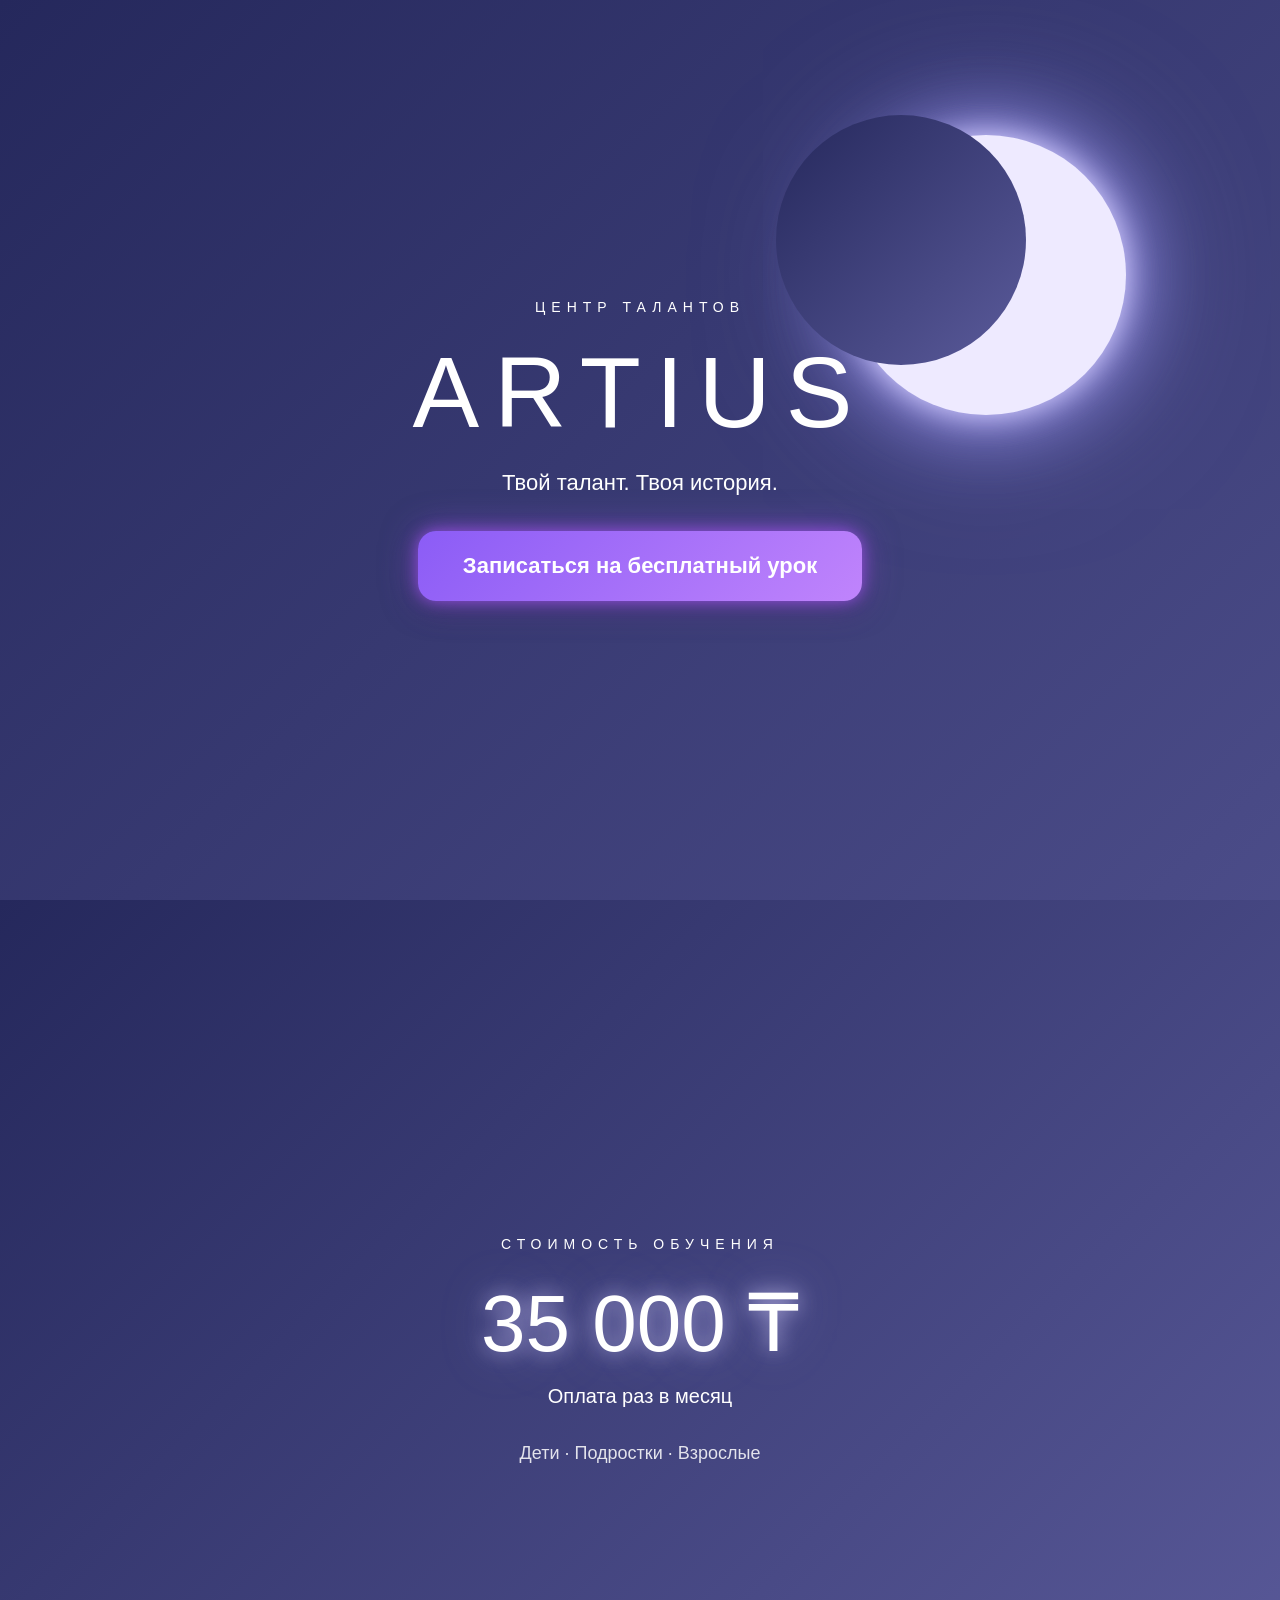
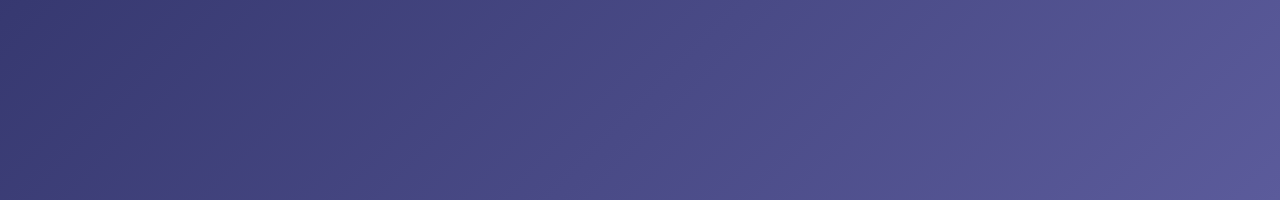
<file: index.html>
<!DOCTYPE html>
<html>

<head>
    <title>Artius - Центр талантов</title>
    <link rel="stylesheet" href="style.css">
    <link rel="icon" type="image/png" href="favicon.png">
</head>

<body>

    <main class="hero">

        <div class="moon"></div>

        <div class="hero-content">

            <p class="subtitle">ЦЕНТР ТАЛАНТОВ</p>

            <h1>ARTIUS</h1>

            <p class="slogan">Твой талант. Твоя история.</p>

            <button class="cta-button" onclick="window.location.href='signup.html'">
                Записаться на бесплатный урок
            </button>

        </div>

    </main>
     
    <section class="price-section">

        <p class="price-subtitle">СТОИМОСТЬ ОБУЧЕНИЯ</p>

        <h2>35 000 ₸</h2>

        <p class="price-text">Оплата раз в месяц</p>

        <p class="price-for">Дети · Подростки · Взрослые</p>

    </section>

</body>

</html>
</file>
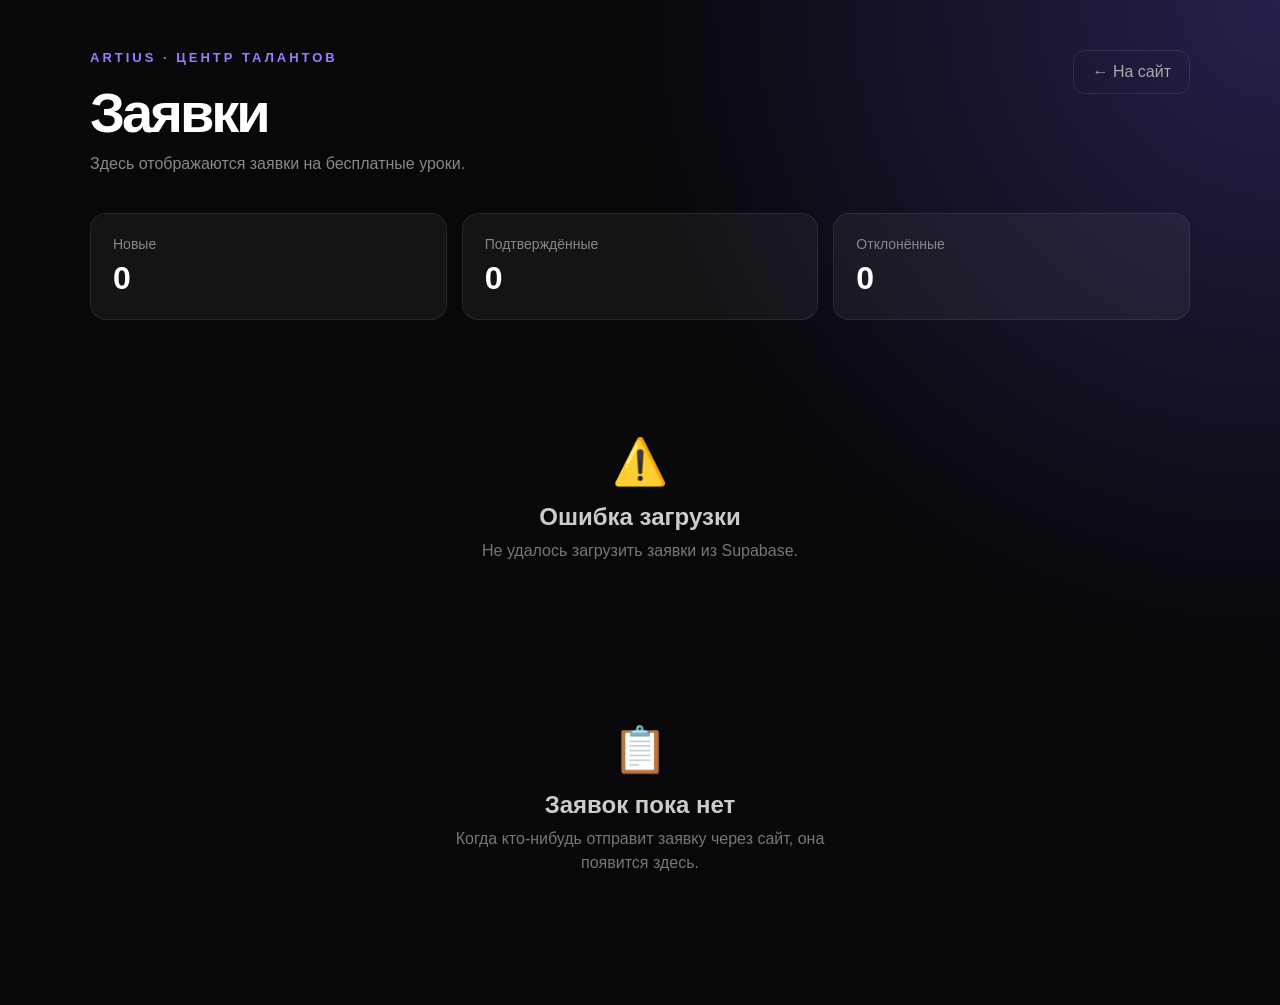
<file: admin.html>
<!DOCTYPE html>
<html lang="ru">

<head>

    <link rel="manifest" href="manifest.json">
<meta name="theme-color" content="#25285c">

    <meta charset="UTF-8">

    <meta name="viewport" content="width=device-width, initial-scale=1.0">

    <title>Artius — Админ-панель</title>

    <style>

        * {
            margin: 0;
            padding: 0;
            box-sizing: border-box;
        }


        body {
            min-height: 100vh;
            background:
                radial-gradient(circle at top right, #25204a, transparent 40%),
                #08080b;

            color: white;
            font-family: Arial, sans-serif;
        }


        .admin-page {
            min-height: 100vh;
            padding: 50px 20px;
        }


        .admin-container {
            width: 100%;
            max-width: 1100px;
            margin: 0 auto;
        }


        /* ШАПКА */

        .admin-header {
            display: flex;
            justify-content: space-between;
            align-items: flex-start;
            gap: 30px;
            margin-bottom: 40px;
        }


        .admin-subtitle {
            color: #9d7cff;
            font-size: 13px;
            font-weight: 700;
            letter-spacing: 3px;
            margin-bottom: 15px;
        }


        .admin-header h1 {
            font-size: 56px;
            letter-spacing: -3px;
            margin-bottom: 10px;
        }


        .admin-description {
            color: #888;
            font-size: 16px;
        }


        .admin-back {
            color: #aaa;
            text-decoration: none;
            padding: 12px 18px;
            border: 1px solid rgba(255,255,255,0.1);
            border-radius: 12px;
        }


        .admin-back:hover {
            color: white;
            border-color: rgba(255,255,255,0.3);
        }


        /* СТАТИСТИКА */

        .admin-stats {
            display: grid;
            grid-template-columns: repeat(3, 1fr);
            gap: 15px;
            margin-bottom: 35px;
        }


        .stat-card {
            padding: 22px;
            border-radius: 16px;
            background: rgba(255,255,255,0.05);
            border: 1px solid rgba(255,255,255,0.08);
        }


        .stat-card span {
            display: block;
            color: #888;
            font-size: 14px;
            margin-bottom: 8px;
        }


        .stat-card strong {
            font-size: 32px;
        }


        /* ЗАЯВКИ */

        .applications {
            display: flex;
            flex-direction: column;
            gap: 18px;
        }


        .application-card {
            padding: 25px;
            border-radius: 18px;
            background: rgba(255,255,255,0.045);
            border: 1px solid rgba(255,255,255,0.08);
        }


        .application-top {
            display: flex;
            justify-content: space-between;
            align-items: flex-start;
            gap: 20px;
            margin-bottom: 25px;
        }


        .application-top h2 {
            margin-top: 10px;
            font-size: 25px;
        }


        .application-id {
            color: #555;
            font-size: 12px;
        }


        /* СТАТУС */

        .status {
            display: inline-block;
            padding: 6px 10px;
            border-radius: 8px;
            font-size: 12px;
            font-weight: 700;
        }


        .status-new {
            background: rgba(255,190,50,0.12);
            color: #ffc14d;
        }


        .status-confirmed {
            background: rgba(70,220,130,0.12);
            color: #55df8a;
        }


        .status-rejected {
            background: rgba(255,80,90,0.12);
            color: #ff6872;
        }


        /* ИНФОРМАЦИЯ */

        .application-info {
            display: grid;
            grid-template-columns: repeat(2, 1fr);
            gap: 18px;
            margin-bottom: 20px;
        }


        .info-item {
            display: flex;
            flex-direction: column;
            gap: 5px;
        }


        .info-label {
            color: #777;
            font-size: 12px;
        }


        .info-item strong {
            font-size: 15px;
        }


        /* КОММЕНТАРИЙ */

        .application-comment {
            padding: 15px;
            margin-bottom: 20px;
            border-radius: 12px;
            background: rgba(255,255,255,0.035);
        }


        .application-comment span {
            color: #777;
            font-size: 12px;
        }


        .application-comment p {
            margin-top: 6px;
            color: #ddd;
        }


        /* КНОПКИ */

        .application-actions {
            display: flex;
            gap: 10px;
            flex-wrap: wrap;
        }


        .application-actions a,
        .application-actions button {
            padding: 12px 16px;
            border-radius: 11px;
            font-size: 14px;
            font-weight: 700;
            cursor: pointer;
            text-decoration: none;
            border: none;
            transition: 0.2s;
        }


        .whatsapp-button {
            background: #25d366;
            color: white;
        }


        .whatsapp-button:hover {
            transform: translateY(-2px);
        }


        .confirm-button {
            background: rgba(70,220,130,0.12);
            color: #55df8a;
            border: 1px solid rgba(70,220,130,0.2) !important;
        }


        .confirm-button:hover {
            background: rgba(70,220,130,0.2);
        }


        .reject-button {
            background: rgba(255,80,90,0.10);
            color: #ff6872;
            border: 1px solid rgba(255,80,90,0.2) !important;
        }


        .reject-button:hover {
            background: rgba(255,80,90,0.18);
        }


        /* ЕСЛИ ЗАЯВОК НЕТ */

        .empty-state {
            text-align: center;
            padding: 80px 20px;
            color: #777;
        }


        .empty-icon {
            font-size: 45px;
            margin-bottom: 15px;
        }


        .empty-state h2 {
            color: #ccc;
            margin-bottom: 8px;
        }


        .empty-state p {
            max-width: 400px;
            margin: 0 auto;
            line-height: 1.5;
        }


        /* ТЕЛЕФОН */

        @media (max-width: 700px) {

            .admin-page {
                padding: 35px 15px;
            }


            .admin-header {
                flex-direction: column;
            }


            .admin-header h1 {
                font-size: 45px;
            }


            .admin-stats {
                grid-template-columns: 1fr;
            }


            .application-info {
                grid-template-columns: 1fr;
            }


            .application-actions {
                flex-direction: column;
            }


            .application-actions a,
            .application-actions button {
                width: 100%;
                text-align: center;
            }

        }

    </style>

</head>


<body>


    <main class="admin-page">


        <div class="admin-container">


            <!-- ШАПКА -->

            <header class="admin-header">

                <div>

                    <p class="admin-subtitle">
                        ARTIUS · ЦЕНТР ТАЛАНТОВ
                    </p>

                    <h1>
                        Заявки
                    </h1>

                    <p class="admin-description">
                        Здесь отображаются заявки на бесплатные уроки.
                    </p>

                </div>


                <a
                    href="index.html"
                    class="admin-back"
                >
                    ← На сайт
                </a>

            </header>


            <!-- СТАТИСТИКА -->

            <section class="admin-stats">


                <div class="stat-card">

                    <span>
                        Новые
                    </span>

                    <strong id="newCount">
                        0
                    </strong>

                </div>


                <div class="stat-card">

                    <span>
                        Подтверждённые
                    </span>

                    <strong id="confirmedCount">
                        0
                    </strong>

                </div>


                <div class="stat-card">

                    <span>
                        Отклонённые
                    </span>

                    <strong id="rejectedCount">
                        0
                    </strong>

                </div>


            </section>


            <!-- ЗАЯВКИ -->

            <section
                class="applications"
                id="applications"
            ></section>


            <!-- НЕТ ЗАЯВОК -->

            <div
                class="empty-state"
                id="emptyState"
            >

                <div class="empty-icon">
                    📋
                </div>

                <h2>
                    Заявок пока нет
                </h2>

                <p>
                    Когда кто-нибудь отправит заявку
                    через сайт, она появится здесь.
                </p>

            </div>


        </div>


    </main>


    <script>


        const SUPABASE_URL =
            "https://udchymsnuxhwhnjcheuz.supabase.co";


        const SUPABASE_KEY =
            "sb_publishable_I1t8tO1sDu6nfaU6iF4rqg_d6jf0wpZ";


        let applications = [];


        // =========================
        // ЗАГРУЗКА ЗАЯВОК
        // =========================

        async function loadApplications() {


            try {


                const response = await fetch(

                    `${SUPABASE_URL}/rest/v1/applications?select=*&order=created_at.desc`,

                    {

                        method: "GET",

                        headers: {

                            "apikey": SUPABASE_KEY,

                            "Authorization":
                                `Bearer ${SUPABASE_KEY}`

                        }

                    }

                );


                if (!response.ok) {


                    const error =
                        await response.text();


                    console.error(error);


                    throw new Error(
                        "Ошибка загрузки"
                    );

                }


                applications =
                    await response.json();


                renderApplications();


            } catch (error) {


                console.error(error);


                document.getElementById(
                    "applications"
                ).innerHTML = `

                    <div class="empty-state">

                        <div class="empty-icon">
                            ⚠️
                        </div>

                        <h2>
                            Ошибка загрузки
                        </h2>

                        <p>
                            Не удалось загрузить заявки
                            из Supabase.
                        </p>

                    </div>

                `;

            }

        }


        // =========================
        // ИЗМЕНЕНИЕ СТАТУСА
        // =========================

        async function changeStatus(
            id,
            status
        ) {


            try {


                const response = await fetch(

                    `${SUPABASE_URL}/rest/v1/applications?id=eq.${id}`,

                    {

                        method: "PATCH",

                        headers: {

                            "apikey": SUPABASE_KEY,

                            "Authorization":
                                `Bearer ${SUPABASE_KEY}`,

                            "Content-Type":
                                "application/json",

                            "Prefer":
                                "return=minimal"

                        },


                        body: JSON.stringify({

                            status: status

                        })

                    }

                );


                if (!response.ok) {


                    const error =
                        await response.text();


                    console.error(error);


                    alert(
                        "Не удалось изменить статус."
                    );


                    return;

                }


                await loadApplications();


            } catch (error) {


                console.error(error);


                alert(
                    "Произошла ошибка."
                );

            }

        }


        // =========================
        // WHATSAPP
        // =========================

        function getWhatsAppNumber(phone) {


            let digits =
                phone.replace(/\D/g, "");


            if (
                digits.startsWith("8")
                &&
                digits.length === 11
            ) {

                digits =
                    "7" +
                    digits.slice(1);

            }


            if (
                digits.length === 10
                &&
                digits.startsWith("7")
            ) {

                digits =
                    "7" +
                    digits;

            }


            return digits;

        }


        // =========================
        // ЗАЩИТА HTML
        // =========================

        function escapeHtml(text) {


            if (!text) return "";


            return String(text)

                .replace(
                    /&/g,
                    "&amp;"
                )

                .replace(
                    /</g,
                    "&lt;"
                )

                .replace(
                    />/g,
                    "&gt;"
                )

                .replace(
                    /"/g,
                    "&quot;"
                )

                .replace(
                    /'/g,
                    "&#039;"
                );

        }


        // =========================
        // ПОКАЗ ЗАЯВОК
        // =========================

        function renderApplications() {


            const container =
                document.getElementById(
                    "applications"
                );


            const emptyState =
                document.getElementById(
                    "emptyState"
                );


            if (!applications.length) {


                container.innerHTML = "";


                emptyState.style.display =
                    "block";


                updateStats();


                return;

            }


            emptyState.style.display =
                "none";


            applications.sort(
                (a, b) => {

                    const order = {

                        "Новая": 1,

                        "Подтверждена": 2,

                        "Отклонена": 3

                    };


                    return (
                        (order[a.status] || 4)
                        -
                        (order[b.status] || 4)
                    );

                }
            );


            container.innerHTML =
                applications.map(
                    application => {


                        let statusClass =
                            "status-new";


                        if (
                            application.status
                            ===
                            "Подтверждена"
                        ) {

                            statusClass =
                                "status-confirmed";

                        }


                        if (
                            application.status
                            ===
                            "Отклонена"
                        ) {

                            statusClass =
                                "status-rejected";

                        }


                        return `

                            <article
                                class="application-card"
                            >


                                <div
                                    class="application-top"
                                >

                                    <div>

                                        <span
                                            class="status ${statusClass}"
                                        >
                                            ${escapeHtml(
                                                application.status
                                                ||
                                                "Новая"
                                            )}
                                        </span>


                                        <h2>
                                            ${escapeHtml(
                                                application.name
                                            )}
                                        </h2>


                                        <span
                                            class="application-id"
                                        >
                                            Заявка №
                                            ${application.id}
                                        </span>

                                    </div>

                                </div>


                                <div
                                    class="application-info"
                                >


                                    <div
                                        class="info-item"
                                    >

                                        <span
                                            class="info-label"
                                        >
                                            Направление
                                        </span>

                                        <strong>
                                            ${escapeHtml(
                                                application.direction
                                            )}
                                        </strong>

                                    </div>


                                    <div
                                        class="info-item"
                                    >

                                        <span
                                            class="info-label"
                                        >
                                            Возраст
                                        </span>

                                        <strong>
                                            ${escapeHtml(
                                                application.age
                                            )}
                                        </strong>

                                    </div>


                                    <div
                                        class="info-item"
                                    >

                                        <span
                                            class="info-label"
                                        >
                                            Желаемая дата
                                        </span>

                                        <strong>
                                            ${escapeHtml(
                                                application.desired_date
                                            )}
                                        </strong>

                                    </div>


                                    <div
                                        class="info-item"
                                    >

                                        <span
                                            class="info-label"
                                        >
                                            Желаемое время
                                        </span>

                                        <strong>
                                            ${escapeHtml(
                                                application.desired_time
                                            )}
                                        </strong>

                                    </div>


                                    <div
                                        class="info-item"
                                    >

                                        <span
                                            class="info-label"
                                        >
                                            Телефон / WhatsApp
                                        </span>

                                        <strong>
                                            ${escapeHtml(
                                                application.phone
                                            )}
                                        </strong>

                                    </div>


                                </div>


                                ${
                                    application.comment
                                    ?
                                    `

                                    <div
                                        class="application-comment"
                                    >

                                        <span>
                                            Комментарий
                                        </span>

                                        <p>
                                            ${escapeHtml(
                                                application.comment
                                            )}
                                        </p>

                                    </div>

                                    `
                                    :
                                    ""
                                }


                                <div
                                    class="application-actions"
                                >


                                    <a
                                        class="whatsapp-button"
                                        href="https://wa.me/${getWhatsAppNumber(
                                            application.phone
                                        )}"
                                        target="_blank"
                                    >
                                        Написать в WhatsApp
                                    </a>


                                    <button
                                        class="confirm-button"
                                        onclick="changeStatus(
                                            ${application.id},
                                            'Подтверждена'
                                        )"
                                    >
                                        ✓ Подтвердить
                                    </button>


                                    <button
                                        class="reject-button"
                                        onclick="changeStatus(
                                            ${application.id},
                                            'Отклонена'
                                        )"
                                    >
                                        ✕ Отклонить
                                    </button>


                                </div>


                            </article>

                        `;

                    }
                ).join("");



            updateStats();

        }


        // =========================
        // СТАТИСТИКА
        // =========================

        function updateStats() {


            const newCount =
                applications.filter(
                    app =>
                        app.status === "Новая"
                ).length;


            const confirmedCount =
                applications.filter(
                    app =>
                        app.status ===
                        "Подтверждена"
                ).length;


            const rejectedCount =
                applications.filter(
                    app =>
                        app.status ===
                        "Отклонена"
                ).length;


            document.getElementById(
                "newCount"
            ).textContent =
                newCount;


            document.getElementById(
                "confirmedCount"
            ).textContent =
                confirmedCount;


            document.getElementById(
                "rejectedCount"
            ).textContent =
                rejectedCount;

        }


        // =========================
        // ЗАПУСК
        // =========================

        loadApplications();


        // Проверяем новые заявки
        // каждые 10 секунд

        setInterval(
            loadApplications,
            10000
        );


    </script>
<script>
    if ("serviceWorker" in navigator) {
        window.addEventListener("load", () => {
            navigator.serviceWorker.register("service-worker.js")
                .then(() => console.log("ARTIUS готов к установке"))
                .catch(error => console.error("Ошибка:", error));
        });
    }
</script>

</body>

</html>
</file>
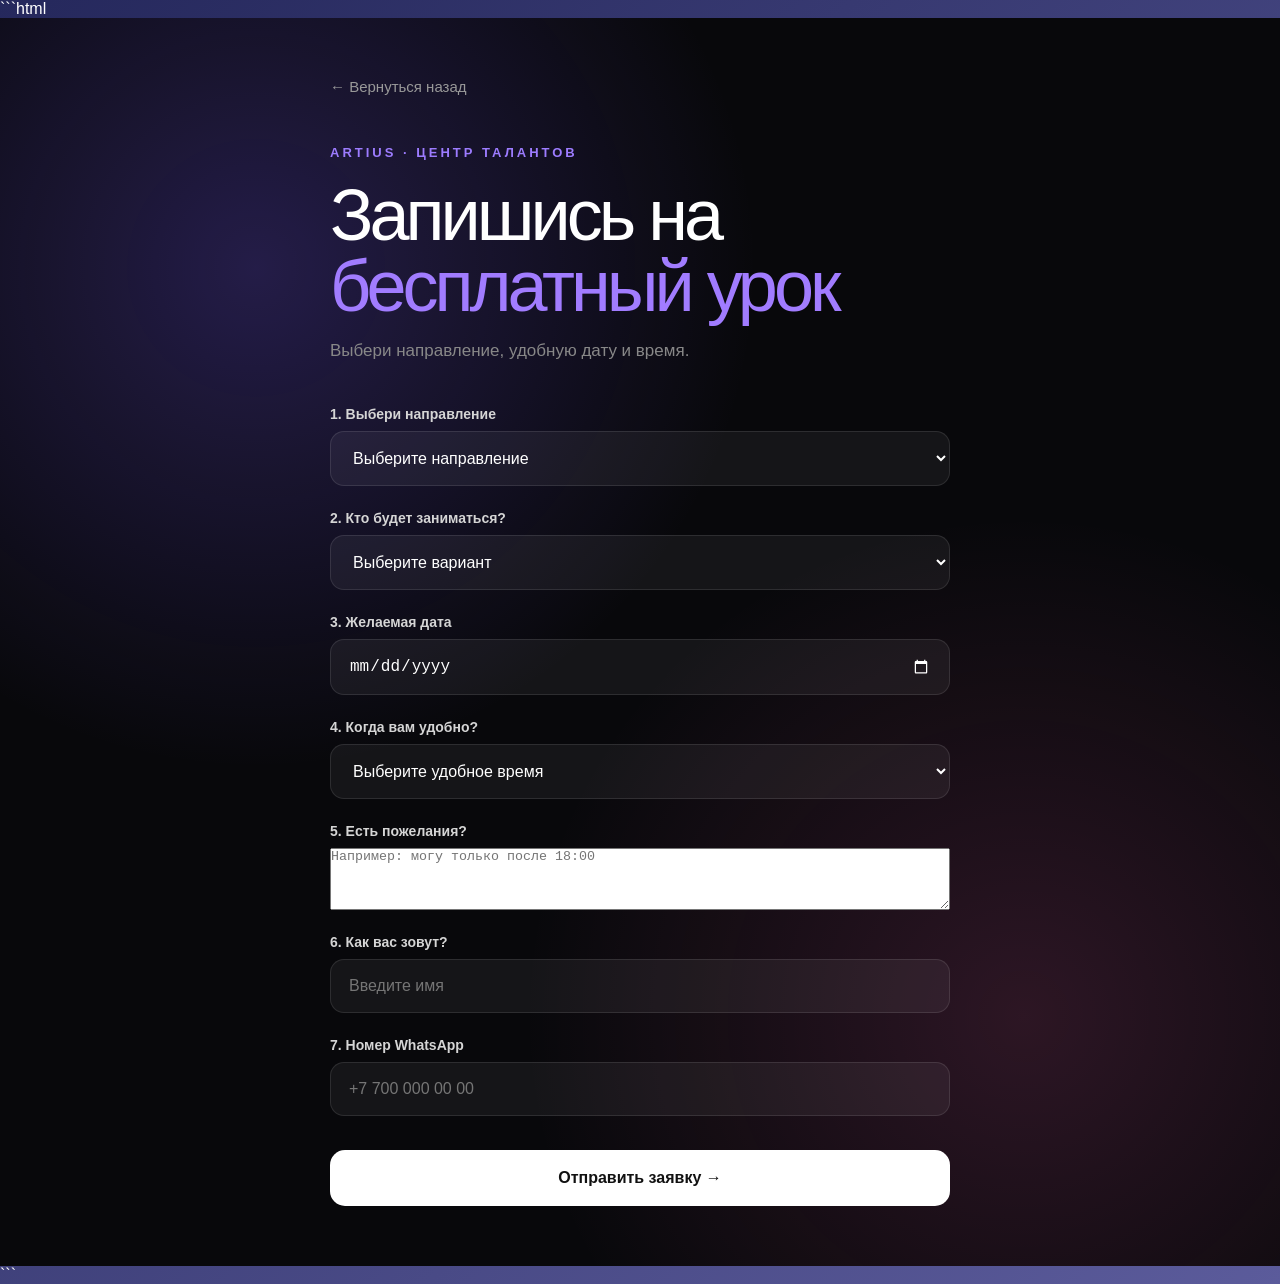
<file: signup.html>
```html
<!DOCTYPE html>
<html lang="ru">

<head>
    <meta charset="UTF-8">
    <meta name="viewport" content="width=device-width, initial-scale=1.0">
    <link rel="icon" type="image/png" href="favicon.png">

    <title>Запись на бесплатный урок — ARTIUS</title>

    <link rel="stylesheet" href="style.css">
</head>

<body>

    <main class="signup-page">

        <div class="signup-container">

            <a href="index.html" class="back-button">
                ← Вернуться назад
            </a>

            <p class="signup-subtitle">
                ARTIUS · ЦЕНТР ТАЛАНТОВ
            </p>

            <h1>
                Запишись на<br>
                <span>бесплатный урок</span>
            </h1>

            <p class="signup-description">
                Выбери направление, удобную дату и время.
            </p>


            <form class="signup-form">


                <!-- НАПРАВЛЕНИЕ -->

                <div class="form-group">

                    <label for="direction">
                        1. Выбери направление
                    </label>

                    <select id="direction" required>

                        <option value="" disabled selected>
                            Выберите направление
                        </option>

                        <option value="Вокал">
                            🎤 Вокал
                        </option>

                        <option value="Гитара">
                            🎸 Гитара
                        </option>

                        <option value="Фортепиано">
                            🎹 Фортепиано
                        </option>

                        <option value="Домбыра">
                            🪕 Домбыра
                        </option>

                    </select>

                </div>


                <!-- ВОЗРАСТ -->

                <div class="form-group">

                    <label for="age">
                        2. Кто будет заниматься?
                    </label>

                    <select id="age" required>

                        <option value="" disabled selected>
                            Выберите вариант
                        </option>

                        <option value="Ребёнок">
                            Ребёнок
                        </option>

                        <option value="Подросток">
                            Подросток
                        </option>

                        <option value="Взрослый">
                            Взрослый
                        </option>

                    </select>

                </div>


                <!-- ДАТА -->

                <div class="form-group">

                    <label for="date">
                        3. Желаемая дата
                    </label>

                    <input
                        type="date"
                        id="date"
                        required>

                </div>


                <!-- ВРЕМЯ -->

                <div class="form-group">

                    <label for="time">
                        4. Когда вам удобно?
                    </label>

                    <select id="time" required>

                        <option value="" disabled selected>
                            Выберите удобное время
                        </option>

                        <option value="Утро · 09:00–12:00">
                            🌅 Утро · 09:00–12:00
                        </option>

                        <option value="День · 12:00–17:00">
                            ☀️ День · 12:00–17:00
                        </option>

                        <option value="Вечер · 17:00–21:00">
                            🌙 Вечер · 17:00–21:00
                        </option>

                        <option value="Любое время">
                            ✨ Мне подходит любое время
                        </option>

                    </select>

                </div>


                <!-- ПОЖЕЛАНИЕ -->

                <div class="form-group">

                    <label for="comment">
                        5. Есть пожелания?
                    </label>

                    <textarea
                        id="comment"
                        rows="4"
                        placeholder="Например: могу только после 18:00"></textarea>

                </div>


                <!-- ИМЯ -->

                <div class="form-group">

                    <label for="name">
                        6. Как вас зовут?
                    </label>

                    <input
                        type="text"
                        id="name"
                        placeholder="Введите имя"
                        required>

                </div>


                <!-- WHATSAPP -->

                <div class="form-group">

                    <label for="phone">
                        7. Номер WhatsApp
                    </label>

                    <input
                        type="tel"
                        id="phone"
                        placeholder="+7 700 000 00 00"
                        required>

                </div>


                <!-- КНОПКА -->

                <button
                    type="submit"
                    class="signup-submit">

                    Отправить заявку →

                </button>

            </form>

        </div>

    </main>


<script>

    const SUPABASE_URL =
        "https://udchymsnuxhwhnjcheuz.supabase.co";

    const SUPABASE_KEY =
        "sb_publishable_I1t8tO1sDu6nfaU6iF4rqg_d6jf0wpZ";


    // ================================
    // ЗАПРЕЩАЕМ ПРОШЕДШИЕ ДАТЫ
    // ================================

    const dateInput =
        document.getElementById("date");

    const today =
        new Date();

    const year =
        today.getFullYear();

    const month =
        String(today.getMonth() + 1)
            .padStart(2, "0");

    const day =
        String(today.getDate())
            .padStart(2, "0");

    dateInput.min =
        `${year}-${month}-${day}`;


    // ================================
    // ФОРМА
    // ================================

    const form =
        document.querySelector(".signup-form");


    form.addEventListener(
        "submit",
        async function(event) {

            event.preventDefault();


            const direction =
                document.getElementById("direction").value;

            const age =
                document.getElementById("age").value;

            const date =
                document.getElementById("date").value;

            const time =
                document.getElementById("time").value;

            const comment =
                document.getElementById("comment").value;

            const name =
                document.getElementById("name").value;

            const phone =
                document.getElementById("phone").value;


            // ================================
            // ОТПРАВКА В SUPABASE
            // ================================

            try {

                const response =
                    await fetch(
                        `${SUPABASE_URL}/rest/v1/applications`,
                        {
                            method: "POST",

                            headers: {

                                "Content-Type":
                                    "application/json",

                                "apikey":
                                    SUPABASE_KEY,

                                "Authorization":
                                    `Bearer ${SUPABASE_KEY}`,

                                "Prefer":
                                    "return=minimal"

                            },

                            body: JSON.stringify({

                                direction: direction,

                                age: age,

                                desired_date: date,

                                desired_time: time,

                                comment: comment,

                                name: name,

                                phone: phone,

                                status: "Новая"

                            })

                        }
                    );


                // Проверяем результат

                if (!response.ok) {

                    const error =
                        await response.text();

                    console.error(error);

                    alert(
                        "Не удалось отправить заявку. " +
                        "Попробуйте ещё раз."
                    );

                    return;

                }


                // Успешно

                alert(
                    "Заявка отправлена! " +
                    "Айым свяжется с вами в WhatsApp " +
                    "для подтверждения."
                );


                form.reset();


            } catch (error) {

                console.error(error);

                alert(
                    "Ошибка соединения с сервером."
                );

            }

        }
    );

</script>

</body>

</html>
```
</file>
<file: style.css>
* {
    margin: 0;
    padding: 0;
    box-sizing: border-box;
}

body {
    min-height: 100vh;
    background: linear-gradient(135deg, #25285c, #5b5b9b);
    color: white;
    font-family: Arial, sans-serif;
    overflow-x: hidden;
}

.hero {
    position: relative;
    min-height: 100vh;
    display: flex;
    justify-content: center;
    align-items: center;
    text-align: center;
    overflow-x: hidden;
}

.hero-content {
    position: relative;
    z-index: 2;
    width: 100%;
    max-width: 800px;
    padding: 40px;
}

.subtitle {
    font-size: 14px;
    letter-spacing: 6px;
    margin-bottom: 20px;
}

h1 {
    font-size: 100px;
    letter-spacing: 15px;
    font-weight: 400;
}

.slogan {
    font-size: 22px;
    margin: 20px 0 35px;
}

/* Кнопка */
.cta-button {
    display: inline-block;
    padding: 22px 45px;
    font-size: 22px;
    font-weight: 700;
    color: white;
    background: linear-gradient(135deg, #8b5cf6, #c084fc);
    border: none;
    border-radius: 18px;
    text-decoration: none;
    cursor: pointer;

    box-shadow:
        0 0 15px rgba(168, 85, 247, 0.7),
        0 0 35px rgba(168, 85, 247, 0.5),
        0 10px 30px rgba(0, 0, 0, 0.2);

    transition: all 0.3s ease;

    animation: glow 2s ease-in-out infinite;
}

/* Наведение на кнопку */
.cta-button:hover {
    transform: scale(1.07);

    box-shadow:
        0 0 20px rgba(192, 132, 252, 0.9),
        0 0 50px rgba(168, 85, 247, 0.8),
        0 15px 35px rgba(0, 0, 0, 0.25);
}

/* Постоянное мягкое свечение */
@keyframes glow {
    0%, 100% {
        box-shadow:
            0 0 15px rgba(168, 85, 247, 0.7),
            0 0 35px rgba(168, 85, 247, 0.5);
    }

    50% {
        box-shadow:
            0 0 25px rgba(192, 132, 252, 0.9),
            0 0 60px rgba(168, 85, 247, 0.8);
    }
}

/* Луна */
.moon {
    position: absolute;
    width: 280px;
    height: 280px;
    border-radius: 50%;
    background: #eeeaff;

    box-shadow:
        0 0 30px #d8d2ff,
        0 0 80px #aaa4ff,
        0 0 140px #7774c9;

    right: 12%;
    top: 15%;

    z-index: 1;
}

/* Тень на луне */
.moon::after {
    content: "";

    position: absolute;
    width: 250px;
    height: 250px;

    border-radius: 50%;

    background: linear-gradient(
        135deg,
        #25285c,
        #5b5b9b
    );

    left: -70px;
    top: -20px;
}
.price-section {
    min-height: 100vh;
    padding: 100px 40px;

    display: flex;
    flex-direction: column;
    justify-content: center;
    align-items: center;

    text-align: center;

    background: linear-gradient(135deg, #25285c, #5b5b9b);
}

.price-subtitle {
    font-size: 14px;
    letter-spacing: 6px;
    margin-bottom: 25px;
}

.price-section h2 {
    font-size: 80px;
    font-weight: 400;
    margin: 0;

    text-shadow:
        0 0 20px rgba(216, 210, 255, 0.7),
        0 0 50px rgba(170, 164, 255, 0.4);
}

.price-text {
    font-size: 20px;
    margin-top: 15px;
}

.price-for {
    font-size: 18px;
    margin-top: 35px;
    opacity: 0.85;
}
/* =========================================
   СТРАНИЦА ЗАПИСИ
========================================= */

.signup-page {
    min-height: 100vh;
    padding: 60px 20px;
    display: flex;
    justify-content: center;
    align-items: center;

    background:
        radial-gradient(
            circle at 20% 20%,
            rgba(120, 90, 255, 0.25),
            transparent 35%
        ),
        radial-gradient(
            circle at 80% 80%,
            rgba(255, 100, 180, 0.15),
            transparent 35%
        ),
        #08080b;

    color: white;
}


.signup-container {
    width: 100%;
    max-width: 620px;
}


/* КНОПКА НАЗАД */

.back-button {
    display: inline-block;
    margin-bottom: 50px;

    color: #999;
    text-decoration: none;

    font-size: 15px;

    transition: 0.2s;
}

.back-button:hover {
    color: white;
}


/* ЗАГОЛОВОК */

.signup-subtitle {
    color: #9d7cff;

    font-size: 13px;
    font-weight: 700;

    letter-spacing: 3px;

    margin-bottom: 20px;
}


.signup-container h1 {
    font-size: clamp(45px, 7vw, 72px);

    line-height: 0.98;

    letter-spacing: -4px;

    margin-bottom: 20px;
}


.signup-container h1 span {
    color: #a17cff;
}


.signup-description {
    color: #888;

    font-size: 17px;

    margin-bottom: 45px;
}


/* ФОРМА */

.signup-form {
    display: flex;
    flex-direction: column;
    gap: 24px;
}


.form-group {
    display: flex;
    flex-direction: column;
    gap: 9px;
}


.form-group label {
    color: #d5d5d5;

    font-size: 14px;
    font-weight: 600;
}


.form-group select,
.form-group input {
    width: 100%;

    padding: 17px 18px;

    border-radius: 14px;

    border: 1px solid rgba(255,255,255,0.1);

    outline: none;

    background: rgba(255,255,255,0.055);

    color: white;

    font-size: 16px;

    transition: 0.2s;
}


.form-group select:hover,
.form-group input:hover {
    border-color: rgba(255,255,255,0.2);
}


.form-group select:focus,
.form-group input:focus {
    border-color: #9d7cff;

    background: rgba(255,255,255,0.08);

    box-shadow:
        0 0 0 3px rgba(157,124,255,0.12);
}


/* SELECT */

.form-group select option {
    background: #17171c;
    color: white;
}


/* DATE */

.form-group input[type="date"] {
    color-scheme: dark;
}


/* КНОПКА */

.signup-submit {
    margin-top: 10px;

    width: 100%;

    padding: 19px;

    border: none;

    border-radius: 15px;

    background: white;

    color: #111;

    font-size: 16px;
    font-weight: 800;

    cursor: pointer;

    transition:
        transform 0.2s,
        background 0.2s,
        box-shadow 0.2s;
}


.signup-submit:hover {
    transform: translateY(-2px);

    background: #eeeeee;

    box-shadow:
        0 10px 35px rgba(255,255,255,0.12);
}


.signup-submit:active {
    transform: translateY(0);
}


/* МОБИЛЬНАЯ ВЕРСИЯ */

@media (max-width: 600px) {

    .signup-page {
        padding: 35px 18px;
        align-items: flex-start;
    }

    .signup-container {
        padding-top: 20px;
    }

    .back-button {
        margin-bottom: 40px;
    }

    .signup-container h1 {
        letter-spacing: -3px;
    }

    .signup-description {
        margin-bottom: 35px;
    }

    .signup-form {
        gap: 20px;
    }

}
/* ================================
   МОБИЛЬНАЯ ВЕРСИЯ
   ================================ */

@media (max-width: 700px) {

    body {
        overflow-x: hidden;
    }


    /* ГЛАВНЫЙ ЭКРАН */

    .hero {
        min-height: 100svh;
        padding: 25px 20px;
    }


    .hero-content {
        width: 100%;
        text-align: center;
    }


    .subtitle {
        font-size: 11px;
        letter-spacing: 3px;
        margin-bottom: 18px;
    }


    .hero h1 {
        font-size: 52px;
        letter-spacing: 8px;
        line-height: 1;
    }


    .slogan {
        font-size: 16px;
        margin-top: 18px;
    }


    /* КНОПКА */

    .cta-button {
        width: 100%;
        max-width: 340px;
        padding: 18px 20px;
        margin-top: 35px;

        font-size: 14px;
        border-radius: 16px;
    }


    /* ЦЕНА */

    .price-section {
        padding: 60px 20px;
        text-align: center;
    }


    .price-subtitle {
        font-size: 11px;
        letter-spacing: 2px;
    }


    .price-section h2 {
        font-size: 42px;
        margin: 15px 0;
    }


    .price-text {
        font-size: 15px;
    }


    .price-for {
        font-size: 13px;
        margin-top: 10px;
    }


    /* ЕСЛИ ЕСТЬ ЛУНА */

    .moon {
        transform: scale(0.7);
        opacity: 0.8;
    }

}
/* ========================================
   МОБИЛЬНАЯ ВЕРСИЯ — SIGNUP
   ======================================== */

@media (max-width: 700px) {

    .signup-page {
        min-height: 100svh;
        padding: 25px 16px 50px;
    }


    .signup-container {
        width: 100%;
        max-width: 100%;
    }


    /* Кнопка назад */

    .signup-back {
        display: inline-block;
        margin-bottom: 35px;

        font-size: 14px;
        padding: 10px 14px;

        border-radius: 10px;
    }


    /* Верхний текст */

    .signup-subtitle {
        font-size: 10px;
        letter-spacing: 2px;
        margin-bottom: 14px;
    }


    /* Заголовок */

    .signup-page h1 {
        font-size: 38px;
        line-height: 1.05;
        letter-spacing: -1.5px;
        margin-bottom: 12px;
    }


    .signup-description {
        font-size: 14px;
        line-height: 1.5;
        margin-bottom: 30px;
    }


    /* ФОРМА */

    .signup-form {
        width: 100%;
    }


    .form-group {
        margin-bottom: 18px;
    }


    .form-group label {
        display: block;

        font-size: 13px;
        margin-bottom: 8px;
    }


    .form-group input,
    .form-group select,
    .form-group textarea {

        width: 100%;

        min-height: 52px;

        padding: 14px 15px;

        font-size: 16px;

        border-radius: 13px;

        box-sizing: border-box;
    }


    .form-group textarea {

        min-height: 110px;

        resize: vertical;

    }


    /* КНОПКА ОТПРАВКИ */

    .signup-button {

        width: 100%;

        min-height: 54px;

        padding: 15px 20px;

        margin-top: 10px;

        font-size: 15px;

        border-radius: 14px;

    }


}
/* =========================================
   SIGNUP — МОБИЛЬНАЯ ВЕРСИЯ
   ========================================= */

@media (max-width: 700px) {

    .signup-page {
        min-height: 100svh;
        padding: 25px 16px 50px;
    }


    .signup-container {
        width: 100%;
        max-width: 100%;
        margin: 0 auto;
    }


    /* КНОПКА НАЗАД */

    .back-button {
        display: inline-block;
        margin-bottom: 35px;

        padding: 10px 14px;

        font-size: 13px;

        border-radius: 10px;
    }


    /* ARTIUS */

    .signup-subtitle {
        font-size: 10px;
        letter-spacing: 2px;

        margin-bottom: 15px;
    }


    /* ЗАГОЛОВОК */

    .signup-page h1 {
        font-size: 38px;
        line-height: 1.05;

        letter-spacing: -1.5px;

        margin-bottom: 15px;
    }


    .signup-page h1 span {
        display: inline;
    }


    /* ОПИСАНИЕ */

    .signup-description {
        font-size: 14px;
        line-height: 1.5;

        margin-bottom: 32px;
    }


    /* ФОРМА */

    .signup-form {
        width: 100%;
    }


    .form-group {
        width: 100%;
        margin-bottom: 20px;
    }


    /* НАЗВАНИЯ ПОЛЕЙ */

    .form-group label {
        display: block;

        font-size: 13px;
        line-height: 1.4;

        margin-bottom: 8px;
    }


    /* ПОЛЯ */

    .form-group input,
    .form-group select,
    .form-group textarea {

        width: 100%;

        min-height: 52px;

        padding: 14px 15px;

        font-size: 16px;

        border-radius: 13px;

        box-sizing: border-box;

    }


    /* SELECT */

    .form-group select {
        appearance: auto;
    }


    /* ТЕКСТОВОЕ ПОЛЕ */

    .form-group textarea {

        min-height: 110px;

        line-height: 1.5;

        resize: vertical;

    }


    /* КНОПКА ОТПРАВКИ */

    .signup-submit {

        width: 100%;

        min-height: 56px;

        padding: 16px 20px;

        margin-top: 5px;

        font-size: 15px;

        border-radius: 14px;

        cursor: pointer;

    }


}


/* =========================================
   ОЧЕНЬ МАЛЕНЬКИЕ ТЕЛЕФОНЫ
   ========================================= */

@media (max-width: 380px) {

    .signup-page {
        padding-left: 14px;
        padding-right: 14px;
    }


    .signup-page h1 {
        font-size: 34px;
    }


    .signup-subtitle {
        font-size: 9px;
        letter-spacing: 1.5px;
    }


    .form-group input,
    .form-group select,
    .form-group textarea {
        font-size: 16px;
    }

}
</file>
